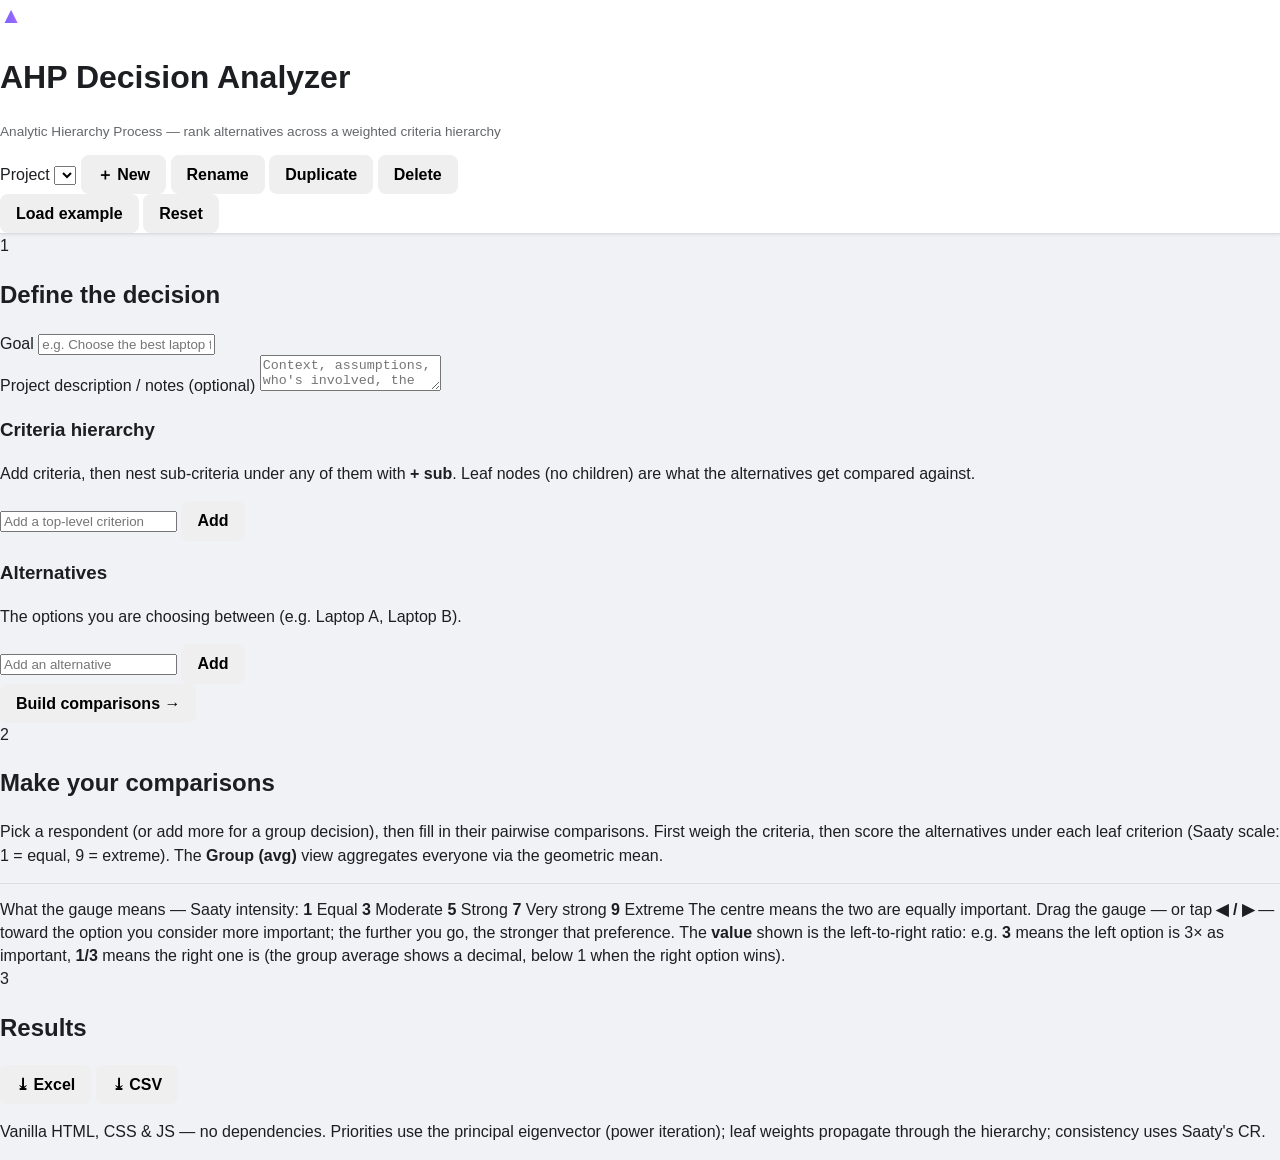
<file: index.html>
<!DOCTYPE html>
<html lang="en">
<head>
  <meta charset="UTF-8" />
  <meta name="viewport" content="width=device-width, initial-scale=1.0" />
  <title>AHP Decision Analyzer</title>
  <meta name="description" content="Analytic Hierarchy Process (AHP) multi-criteria decision analysis with nested sub-criteria." />
  <link rel="stylesheet" href="src/css/styles.css" />
</head>
<body>
  <header class="topbar">
    <div class="brand">
      <span class="logo">▲</span>
      <div>
        <h1>AHP Decision Analyzer</h1>
        <p class="tagline">Analytic Hierarchy Process &mdash; rank alternatives across a weighted criteria hierarchy</p>
      </div>
    </div>
    <div class="topbar-actions">
      <div class="project-bar">
        <label for="projectSelect" class="project-label">Project</label>
        <select id="projectSelect" title="Switch project"></select>
        <button id="newProject" class="btn ghost small" type="button" title="Create a new, empty project">＋ New</button>
        <button id="renameProject" class="btn ghost small" type="button" title="Rename this project">Rename</button>
        <button id="dupProject" class="btn ghost small" type="button" title="Duplicate this project">Duplicate</button>
        <button id="deleteProject" class="btn ghost small danger" type="button" title="Delete this project">Delete</button>
      </div>
      <span class="topbar-sep" aria-hidden="true"></span>
      <button id="loadSample" class="btn ghost" type="button">Load example</button>
      <button id="resetAll" class="btn ghost danger" type="button" title="Clear the current project">Reset</button>
    </div>
  </header>

  <main>
    <div class="content-col">
    <!-- Step 1: Goal + hierarchy -->
    <section class="card" id="setup">
      <div class="card-head">
        <span class="step-num">1</span>
        <h2>Define the decision</h2>
      </div>
      <div class="field">
        <label for="goalInput">Goal</label>
        <input id="goalInput" type="text" placeholder="e.g. Choose the best laptop for work" />
      </div>

      <div class="field">
        <label for="projectDesc">Project description / notes <span class="optional">(optional)</span></label>
        <textarea id="projectDesc" rows="2" placeholder="Context, assumptions, who's involved, the decision deadline…"></textarea>
      </div>

      <div class="two-col">
        <div class="list-editor">
          <h3>Criteria hierarchy</h3>
          <p class="hint">
            Add criteria, then nest sub-criteria under any of them with <b>+ sub</b>.
            Leaf nodes (no children) are what the alternatives get compared against.
          </p>
          <div id="criteriaTree" class="tree"></div>
          <div class="add-row">
            <input id="criteriaInput" type="text" placeholder="Add a top-level criterion" />
            <button id="addCriteria" class="btn small" type="button">Add</button>
          </div>
        </div>

        <div class="list-editor">
          <h3>Alternatives</h3>
          <p class="hint">The options you are choosing between (e.g. Laptop A, Laptop B).</p>
          <ul id="alternativesList" class="chip-list"></ul>
          <div class="add-row">
            <input id="alternativesInput" type="text" placeholder="Add an alternative" />
            <button id="addAlternative" class="btn small" type="button">Add</button>
          </div>
        </div>
      </div>

      <div class="card-foot">
        <button id="buildBtn" class="btn primary" type="button">Build comparisons &rarr;</button>
        <span class="validation" id="setupValidation"></span>
      </div>
    </section>

    <!-- Step 2: Comparisons (tabbed) -->
    <section class="card hidden" id="compare">
      <div class="card-head">
        <span class="step-num">2</span>
        <h2>Make your comparisons</h2>
      </div>
      <p class="hint">
        Pick a respondent (or add more for a group decision), then fill in their pairwise comparisons.
        First weigh the criteria, then score the alternatives under each leaf criterion (Saaty scale:
        1 = equal, 9 = extreme). The <b>Group (avg)</b> view aggregates everyone via the geometric mean.
      </p>
      <div id="respondentBar" class="respondent-bar"></div>
      <div id="compareTabs" class="tabs"></div>

      <div class="scale-legend">
        <span class="scale-legend-label">What the gauge means &mdash; Saaty intensity:</span>
        <span class="scale-anchor"><b>1</b> Equal</span>
        <span class="scale-anchor"><b>3</b> Moderate</span>
        <span class="scale-anchor"><b>5</b> Strong</span>
        <span class="scale-anchor"><b>7</b> Very strong</span>
        <span class="scale-anchor"><b>9</b> Extreme</span>
        <span class="scale-note">
          The centre means the two are equally important. Drag the gauge &mdash; or tap
          <b>◀ / ▶</b> &mdash; toward the option you consider more important; the further you go,
          the stronger that preference. The <b>value</b> shown is the left-to-right ratio:
          e.g. <b>3</b> means the left option is 3&times; as important, <b>1/3</b> means the right
          one is (the group average shows a decimal, below 1 when the right option wins).
        </span>
      </div>

      <div id="comparePanel"></div>
    </section>

    <!-- Step 3: Results -->
    <section class="card hidden" id="results">
      <div class="card-head">
        <span class="step-num">3</span>
        <h2>Results</h2>
        <div class="head-action download-group">
          <button id="downloadXlsx" class="btn small" type="button" title="Download these results as a multi-tab Excel workbook">⤓ Excel</button>
          <button id="downloadCsv" class="btn small" type="button" title="Download these results as a CSV spreadsheet">⤓ CSV</button>
        </div>
      </div>
      <div id="resultsBody"></div>
    </section>
    </div>

    <aside class="side-panel" id="examplesPanel" aria-label="Example decisions"></aside>
  </main>

  <footer class="footer">
    <p>Vanilla HTML, CSS &amp; JS &mdash; no dependencies. Priorities use the principal eigenvector (power iteration); leaf weights propagate through the hierarchy; consistency uses Saaty's CR.</p>
  </footer>

  <script src="src/js/ahp.js"></script>
  <script src="src/js/tree.js"></script>
  <script src="src/js/app.js"></script>
</body>
</html>
</file>
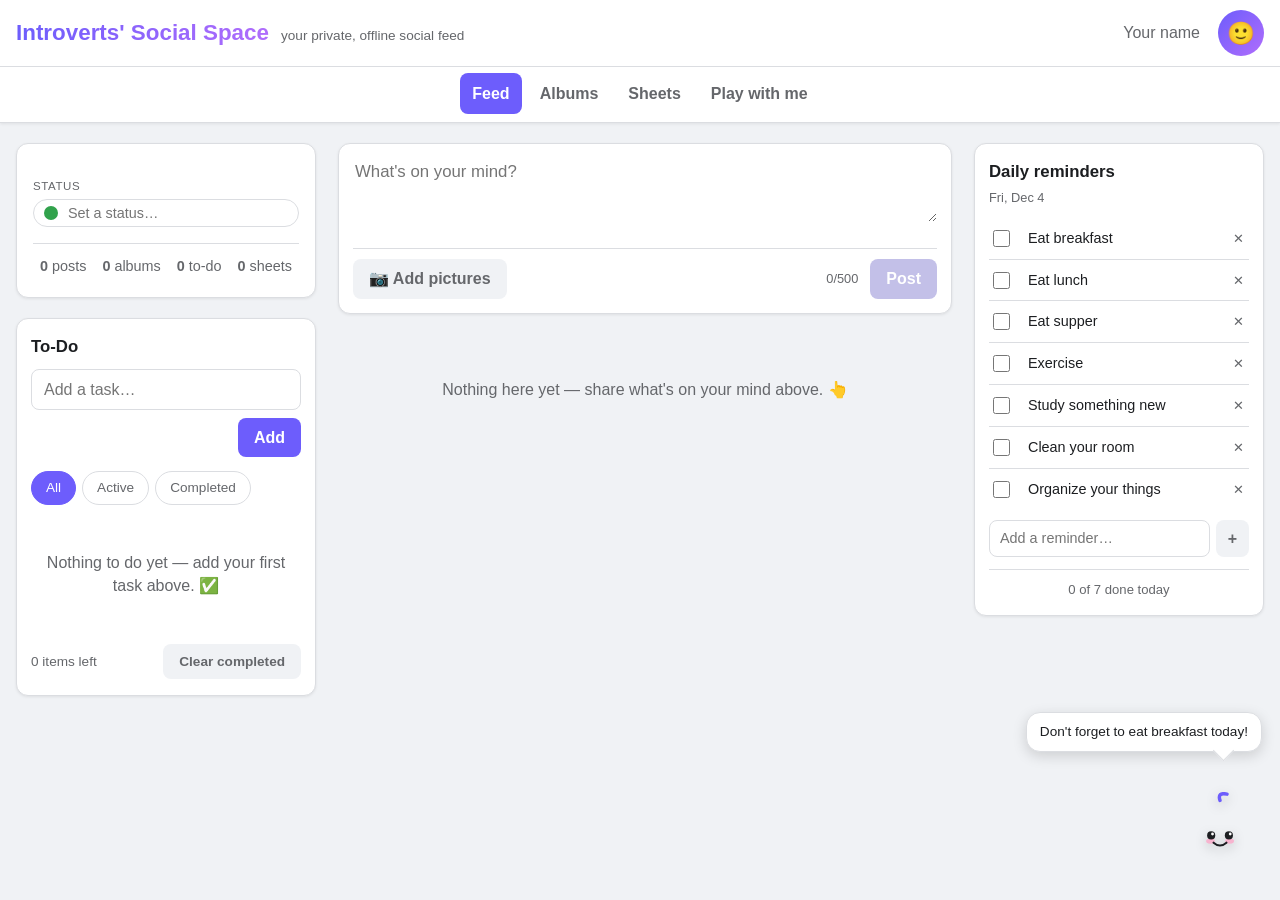
<file: src/index.html>
<!DOCTYPE html>
<html lang="en">
<head>
    <meta charset="UTF-8">
    <meta name="viewport" content="width=device-width, initial-scale=1.0">
    <title>Introverts' Social Space — your private social feed</title>
    <link rel="stylesheet" href="css/styles.css">
</head>
<body>
    <!-- Top bar -->
    <header class="topbar">
        <div class="topbar-inner">
            <div class="topbar-brand">
                <h1 class="logo">Introverts' Social Space</h1>
                <span class="tagline">your private, offline social feed</span>
            </div>

            <div class="topbar-profile">
                <input class="profile-name" id="profileName" type="text"
                       placeholder="Your name" maxlength="40" autocomplete="off">
                <div class="avatar-wrap">
                    <button class="avatar avatar-btn" id="avatar" type="button"
                            title="Change profile picture">🙂</button>
                    <button class="avatar-remove" id="avatarRemove" type="button"
                            title="Remove profile picture" hidden>✕</button>
                </div>
                <input id="avatarInput" type="file" accept="image/*" hidden>
            </div>
        </div>

        <!-- Tabs live on the top bar -->
        <nav class="tabs" role="tablist">
            <button class="tab is-active" id="tabFeed" role="tab" data-tab="feed">Feed</button>
            <button class="tab" id="tabAlbums" role="tab" data-tab="albums">Albums</button>
            <button class="tab" id="tabSheets" role="tab" data-tab="sheets">Sheets</button>
            <button class="tab" id="tabPlay" role="tab" data-tab="play">Play with me</button>
        </nav>
    </header>

    <main class="layout">
        <!-- Left column: profile + to-do -->
        <div class="side-left">
            <aside class="profile-card">
                <label class="status-label" for="statusInput">Status</label>
                <div class="status-row">
                    <button class="status-dot" id="statusDot" title="Click to cycle availability"></button>
                    <input class="status-input" id="statusInput" type="text"
                           placeholder="Set a status…" maxlength="80" autocomplete="off">
                </div>

                <div class="profile-stats">
                    <span><strong id="postCount">0</strong> posts</span>
                    <span><strong id="albumCount">0</strong> albums</span>
                    <span><strong id="todoCount">0</strong> to-do</span>
                    <span><strong id="sheetCount">0</strong> sheets</span>
                </div>
            </aside>

            <!-- To-Do (left panel) -->
            <aside class="todo-card" id="todosPanel">
                <h2 class="side-title">To-Do</h2>
                <form id="newTodoForm" class="new-todo">
                    <input id="newTodoText" class="new-todo-input" type="text"
                           placeholder="Add a task…" maxlength="200" autocomplete="off">
                    <button class="btn btn-primary" type="submit">Add</button>
                </form>

                <div class="todo-filters" role="tablist">
                    <button class="todo-filter is-active" data-filter="all" type="button">All</button>
                    <button class="todo-filter" data-filter="active" type="button">Active</button>
                    <button class="todo-filter" data-filter="done" type="button">Completed</button>
                </div>

                <ul id="todoList" class="todo-list"></ul>

                <p id="todosEmptyState" class="empty-state">
                    Nothing to do yet — add your first task above. ✅
                </p>

                <div id="todoFooter" class="todo-footer" hidden>
                    <span id="todoRemaining">0 left</span>
                    <button id="clearCompletedBtn" class="btn btn-ghost" type="button">Clear completed</button>
                </div>
            </aside>
        </div>

        <!-- Center: panels -->
        <section class="feed-column">
            <!-- Feed panel -->
            <div id="feedPanel" class="panel">
                <!-- Composer -->
                <div class="composer">
                    <textarea id="composerText" class="composer-text"
                              placeholder="What's on your mind?" maxlength="500"></textarea>

                    <div id="previewStrip" class="preview-strip" hidden></div>

                    <div class="composer-actions">
                        <label class="btn btn-ghost" for="imageInput">
                            📷 Add pictures
                        </label>
                        <input id="imageInput" type="file" accept="image/*" multiple hidden>

                        <span class="char-count"><span id="charCount">0</span>/500</span>
                        <button id="postBtn" class="btn btn-primary" type="button">Post</button>
                    </div>
                </div>

                <!-- Feed -->
                <div id="feed" class="feed"></div>

                <p id="emptyState" class="empty-state">
                    Nothing here yet — share what's on your mind above. 👆
                </p>
            </div>

            <!-- Albums panel -->
            <div id="albumsPanel" class="panel" hidden>
                <!-- Album list view -->
                <div id="albumListView">
                    <form id="newAlbumForm" class="new-album">
                        <input id="newAlbumName" class="new-album-input" type="text"
                               placeholder="New album name…" maxlength="60" autocomplete="off">
                        <button class="btn btn-primary" type="submit">Create album</button>
                    </form>

                    <div id="albumGrid" class="album-grid"></div>

                    <p id="albumsEmptyState" class="empty-state">
                        No albums yet — create one above to organize your pictures. 📁
                    </p>
                </div>

                <!-- Single album detail view -->
                <div id="albumDetailView" hidden>
                    <div class="album-detail-head">
                        <button id="albumBackBtn" class="btn btn-ghost" type="button">← Albums</button>
                        <input id="albumTitleInput" class="album-title" type="text"
                               maxlength="60" autocomplete="off" title="Rename album">
                        <label class="btn btn-ghost" for="albumImageInput">📷 Add pictures</label>
                        <input id="albumImageInput" type="file" accept="image/*" multiple hidden>
                        <button id="albumDeleteBtn" class="btn btn-ghost danger" type="button">🗑 Delete album</button>
                    </div>

                    <div id="albumImages" class="album-images"></div>

                    <p id="albumDetailEmptyState" class="empty-state">
                        This album is empty — add some pictures. 🖼
                    </p>
                </div>
            </div>

            <!-- Sheets panel -->
            <div id="sheetsPanel" class="panel" hidden>
                <!-- Sheet list view -->
                <div id="sheetListView">
                    <form id="newSheetForm" class="new-sheet">
                        <input id="newSheetName" class="new-sheet-input" type="text"
                               placeholder="New spreadsheet name… (e.g. Budget, Weight log)"
                               maxlength="60" autocomplete="off">
                        <button class="btn btn-primary" type="submit">Create spreadsheet</button>
                        <label class="btn btn-ghost" for="importNewCsvInput" title="Create a new sheet from a CSV file">⬆ Import CSV</label>
                        <input id="importNewCsvInput" type="file" accept=".csv,text/csv" hidden>
                    </form>

                    <div id="sheetGrid" class="sheet-grid"></div>

                    <p id="sheetsEmptyState" class="empty-state">
                        No spreadsheets yet — create one above to track money, weight, or anything. 📊
                    </p>
                </div>

                <!-- Single sheet detail view -->
                <div id="sheetDetailView" hidden>
                    <div class="sheet-detail-head">
                        <button id="sheetBackBtn" class="btn btn-ghost" type="button">← Sheets</button>
                        <input id="sheetTitleInput" class="sheet-title" type="text"
                               maxlength="60" autocomplete="off" title="Rename spreadsheet">
                        <button id="addColumnBtn" class="btn btn-ghost" type="button">+ Column</button>
                        <button id="addRowBtn" class="btn btn-ghost" type="button">+ Row</button>
                        <button id="exportCsvBtn" class="btn btn-ghost" type="button" title="Download this sheet as CSV">⬇ Export CSV</button>
                        <label class="btn btn-ghost" for="importCsvInput" title="Replace this sheet's contents from a CSV file">⬆ Import CSV</label>
                        <input id="importCsvInput" type="file" accept=".csv,text/csv" hidden>
                        <label class="btn btn-ghost" for="appendCsvInput" title="Add a CSV's rows to the end of this sheet (its header row is skipped)">➕ Append CSV</label>
                        <input id="appendCsvInput" type="file" accept=".csv,text/csv" hidden>
                        <button id="sheetDeleteBtn" class="btn btn-ghost danger" type="button">🗑 Delete</button>
                    </div>

                    <div id="sheetTableWrap" class="sheet-table-wrap"></div>

                    <p id="sheetEmptyState" class="empty-state">
                        No columns yet — click “+ Column” to start your spreadsheet. 🧮
                    </p>
                </div>
            </div>

            <!-- Play with me panel (card duel vs the mascot) -->
            <div id="playPanel" class="panel" hidden>
                <div class="game">
                    <div class="game-scorebar">
                        <div class="gsb-side">
                            <span class="gsb-name">You</span>
                            <span class="gsb-score" id="gameYouScore">0</span>
                        </div>
                        <div class="gsb-round" id="gameRound">Round 1 of 7</div>
                        <div class="gsb-side">
                            <span class="gsb-score" id="gameMascotScore">0</span>
                            <span class="gsb-name">Mascot</span>
                        </div>
                    </div>

                    <div class="game-mascot-area">
                        <div class="game-mascot">
                            <div class="game-mascot-face" id="gameMascotFace" aria-hidden="true"></div>
                            <div class="game-bubble" id="gameBubble">Let's play!</div>
                        </div>
                        <div class="game-mascot-hand" id="gameMascotHand" aria-hidden="true"></div>
                    </div>

                    <div class="game-reveal" id="gameReveal"></div>

                    <div class="game-hand" id="gameHand"></div>

                    <div class="game-foot">
                        <div class="game-foot-btns">
                            <button class="btn btn-primary" id="gameNewBtn" type="button">New game</button>
                            <button class="btn btn-ghost" id="gameResetBtn" type="button">Reset score</button>
                        </div>
                        <span class="game-stats" id="gameStats"></span>
                    </div>
                </div>
            </div>
        </section>

        <!-- Right: daily reminders -->
        <aside class="reminders-card">
            <div class="reminders-head">
                <h2 class="reminders-title">Daily reminders</h2>
                <span class="reminders-date" id="remindersDate"></span>
            </div>

            <ul id="reminderList" class="reminder-list"></ul>

            <p id="remindersEmptyState" class="empty-state" hidden>
                No reminders — add one below. 🔔
            </p>

            <form id="newReminderForm" class="new-reminder">
                <input id="newReminderText" class="new-reminder-input" type="text"
                       placeholder="Add a reminder…" maxlength="80" autocomplete="off">
                <button class="btn btn-ghost" type="submit" title="Add reminder">+</button>
            </form>

            <div class="reminders-foot">
                <span id="reminderProgress">0 of 0 done today</span>
            </div>
        </aside>
    </main>

    <!-- Chibi mascot: draggable, dismissable, with selectable designs -->
    <button class="mascot-summon" id="mascotSummon" type="button" title="Summon mascot" hidden>✨</button>
    <div class="mascot" id="mascot">
        <div class="mascot-bubble" id="mascotBubble" role="status" aria-live="polite">Hi there! 👋</div>
        <div class="mascot-controls">
            <button class="mascot-ctrl" id="mascotDesignBtn" type="button" title="Change design">🎨</button>
            <button class="mascot-ctrl" id="mascotDismissBtn" type="button" title="Hide mascot">✕</button>
        </div>
        <div class="mascot-picker" id="mascotPicker" hidden></div>
        <div class="mascot-body" id="mascotBody" title="Drag me, or click for a new thought!" aria-hidden="true"></div>
    </div>

    <!-- Post template -->
    <template id="postTemplate">
        <article class="post">
            <header class="post-head">
                <span class="post-avatar"></span>
                <div class="post-meta">
                    <span class="post-author"></span>
                    <time class="post-time"></time>
                </div>
                <button class="post-delete" title="Delete post">✕</button>
            </header>
            <p class="post-text"></p>
            <div class="post-images"></div>
            <footer class="post-foot">
                <button class="like-btn">🤍 <span class="like-count">0</span></button>
            </footer>
        </article>
    </template>

    <script src="js/storage.js"></script>
    <script src="js/app.js"></script>
</body>
</html>
</file>
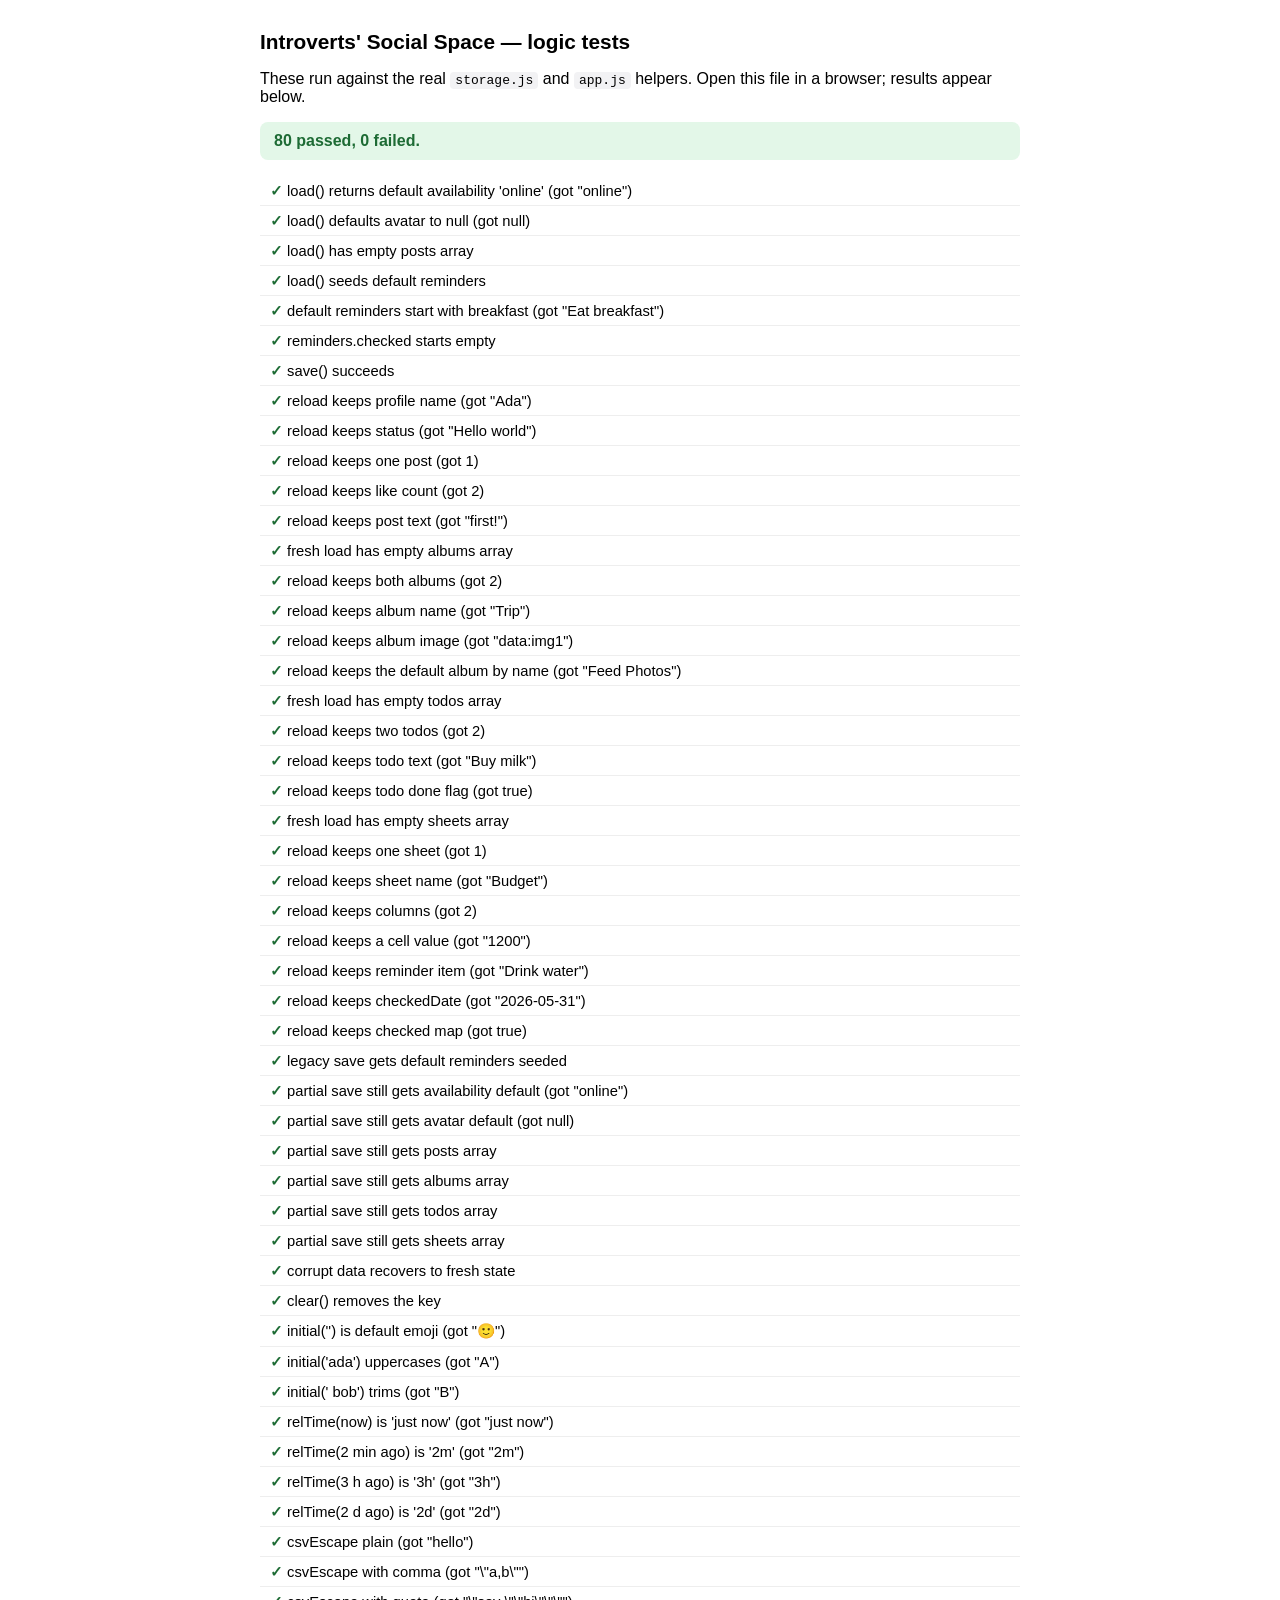
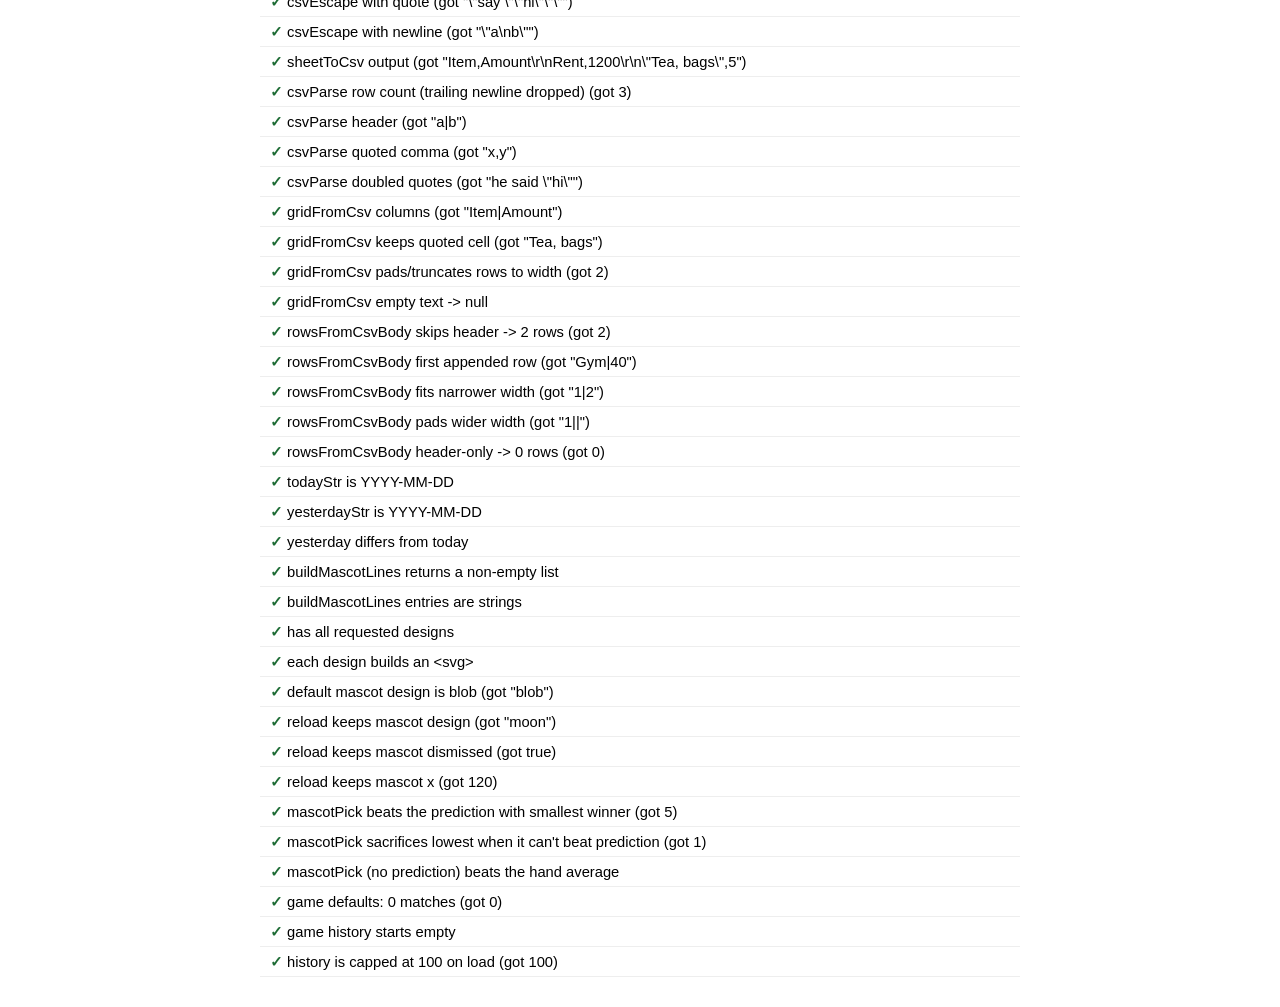
<file: tests/test.html>
<!DOCTYPE html>
<html lang="en">
<head>
    <meta charset="UTF-8">
    <title>Introverts' Social Space — tests</title>
    <style>
        body { font-family: -apple-system, "Segoe UI", Roboto, sans-serif; max-width: 760px; margin: 30px auto; padding: 0 16px; }
        h1 { font-size: 1.3rem; }
        #summary { font-weight: 600; padding: 10px 14px; border-radius: 8px; margin: 14px 0; }
        #summary.pass { background: #e3f7e8; color: #1d6b34; }
        #summary.fail { background: #fde3e7; color: #a31430; }
        ul { list-style: none; padding: 0; }
        li { padding: 6px 10px; border-bottom: 1px solid #eee; font-size: 0.92rem; }
        li.ok::before  { content: "✓ "; color: #1d6b34; font-weight: 700; }
        li.bad::before { content: "✗ "; color: #a31430; font-weight: 700; }
        code { background: #f2f2f4; padding: 1px 5px; border-radius: 4px; }
    </style>
</head>
<body>
    <h1>Introverts' Social Space — logic tests</h1>
    <p>These run against the real <code>storage.js</code> and <code>app.js</code> helpers.
       Open this file in a browser; results appear below.</p>
    <div id="summary">Running…</div>
    <ul id="results"></ul>

    <!-- Use a separate storage key so tests never clobber real app data. -->
    <script>
        // Sandbox localStorage namespace for the Store module by shadowing the key
        // after load. We restore any real data at the end.
        window.__realKey = "offlinegram.v1";
    </script>
    <script src="../src/js/storage.js"></script>
    <script src="../src/js/app.js"></script>
    <script>
    (function () {
        var results = document.getElementById("results");
        var passed = 0, failed = 0;

        function check(name, cond) {
            var li = document.createElement("li");
            li.className = cond ? "ok" : "bad";
            li.textContent = name;
            results.appendChild(li);
            if (cond) passed++; else failed++;
        }
        function eq(name, a, b) { check(name + " (got " + JSON.stringify(a) + ")", a === b); }

        // Preserve real data, then work in a clean slate.
        var backup = localStorage.getItem(Store.KEY);
        localStorage.removeItem(Store.KEY);

        // --- Store: defaults ---
        var fresh = Store.load();
        eq("load() returns default availability 'online'", fresh.profile.availability, "online");
        eq("load() defaults avatar to null", fresh.profile.avatar, null);
        check("load() has empty posts array", Array.isArray(fresh.posts) && fresh.posts.length === 0);
        check("load() seeds default reminders", fresh.reminders.items.length >= 5);
        eq("default reminders start with breakfast", fresh.reminders.items[0].text, "Eat breakfast");
        check("reminders.checked starts empty", Object.keys(fresh.reminders.checked).length === 0);

        // --- Store: save + reload round-trip ---
        fresh.profile.name = "Ada";
        fresh.profile.status = "Hello world";
        fresh.posts.unshift({ id: "p1", text: "first!", images: [], likes: 2, liked: true, createdAt: 1700000000000 });
        check("save() succeeds", Store.save(fresh) === true);

        var reloaded = Store.load();
        eq("reload keeps profile name", reloaded.profile.name, "Ada");
        eq("reload keeps status", reloaded.profile.status, "Hello world");
        eq("reload keeps one post", reloaded.posts.length, 1);
        eq("reload keeps like count", reloaded.posts[0].likes, 2);
        eq("reload keeps post text", reloaded.posts[0].text, "first!");

        // --- Store: albums round-trip ---
        var withAlbums = Store.load();
        check("fresh load has empty albums array", Array.isArray(withAlbums.albums) && withAlbums.albums.length === 0);
        withAlbums.albums.unshift({ id: "a1", name: "Trip", images: ["data:img1"], createdAt: 1700000000000 });
        withAlbums.albums.unshift({ id: "a0", name: "Feed Photos", images: ["data:feed1"], createdAt: 1700000000001 });
        Store.save(withAlbums);
        var albReload = Store.load();
        eq("reload keeps both albums", albReload.albums.length, 2);
        eq("reload keeps album name", albReload.albums[1].name, "Trip");
        eq("reload keeps album image", albReload.albums[1].images[0], "data:img1");
        eq("reload keeps the default album by name", albReload.albums[0].name, "Feed Photos");

        // --- Store: todos round-trip ---
        var withTodos = Store.load();
        check("fresh load has empty todos array", Array.isArray(withTodos.todos) && withTodos.todos.length === 0);
        withTodos.todos.push({ id: "t1", text: "Buy milk", done: false, createdAt: 1700000000000 });
        withTodos.todos.push({ id: "t2", text: "Walk dog", done: true, createdAt: 1700000000001 });
        Store.save(withTodos);
        var todoReload = Store.load();
        eq("reload keeps two todos", todoReload.todos.length, 2);
        eq("reload keeps todo text", todoReload.todos[0].text, "Buy milk");
        eq("reload keeps todo done flag", todoReload.todos[1].done, true);

        // --- Store: sheets round-trip ---
        var withSheets = Store.load();
        check("fresh load has empty sheets array", Array.isArray(withSheets.sheets) && withSheets.sheets.length === 0);
        withSheets.sheets.unshift({
            id: "s1", name: "Budget",
            columns: ["Item", "Amount"],
            rows: [["Rent", "1200"], ["Food", "300"]],
            createdAt: 1700000000000
        });
        Store.save(withSheets);
        var sheetReload = Store.load();
        eq("reload keeps one sheet", sheetReload.sheets.length, 1);
        eq("reload keeps sheet name", sheetReload.sheets[0].name, "Budget");
        eq("reload keeps columns", sheetReload.sheets[0].columns.length, 2);
        eq("reload keeps a cell value", sheetReload.sheets[0].rows[0][1], "1200");

        // --- Store: reminders round-trip (item list + checked map) ---
        var withRem = Store.load();
        withRem.reminders.items = [{ id: "x1", text: "Drink water" }];
        withRem.reminders.checkedDate = "2026-05-31";
        withRem.reminders.checked = { x1: true };
        Store.save(withRem);
        var remReload = Store.load();
        eq("reload keeps reminder item", remReload.reminders.items[0].text, "Drink water");
        eq("reload keeps checkedDate", remReload.reminders.checkedDate, "2026-05-31");
        eq("reload keeps checked map", remReload.reminders.checked.x1, true);

        // --- Store: a save with no reminders block gets seeded ---
        localStorage.setItem(Store.KEY, JSON.stringify({ profile: { name: "Old" }, posts: [] }));
        var seeded = Store.load();
        check("legacy save gets default reminders seeded", seeded.reminders.items.length >= 5);

        // --- partial blob is merged with defaults ---
        localStorage.setItem(Store.KEY, JSON.stringify({ profile: { name: "Partial" } }));
        var merged = Store.load();
        eq("partial save still gets availability default", merged.profile.availability, "online");
        eq("partial save still gets avatar default", merged.profile.avatar, null);
        check("partial save still gets posts array", Array.isArray(merged.posts));
        check("partial save still gets albums array", Array.isArray(merged.albums));
        check("partial save still gets todos array", Array.isArray(merged.todos));
        check("partial save still gets sheets array", Array.isArray(merged.sheets));

        // --- Store: corrupt blob falls back to defaults ---
        localStorage.setItem(Store.KEY, "{not valid json");
        var recovered = Store.load();
        check("corrupt data recovers to fresh state", recovered.profile.name === "" && recovered.posts.length === 0);

        // --- Store: clear ---
        Store.save(Store.freshState());
        Store.clear();
        check("clear() removes the key", localStorage.getItem(Store.KEY) === null);

        // --- app.js helpers ---
        var H = window.IntrovertsSocialSpace._internals;
        eq("initial('') is default emoji", H.initial(""), "🙂");
        eq("initial('ada') uppercases", H.initial("ada"), "A");
        eq("initial('  bob') trims", H.initial("  bob"), "B");

        eq("relTime(now) is 'just now'", H.relTime(Date.now()), "just now");
        eq("relTime(2 min ago) is '2m'", H.relTime(Date.now() - 2 * 60 * 1000), "2m");
        eq("relTime(3 h ago) is '3h'", H.relTime(Date.now() - 3 * 60 * 60 * 1000), "3h");
        eq("relTime(2 d ago) is '2d'", H.relTime(Date.now() - 2 * 24 * 60 * 60 * 1000), "2d");

        // --- CSV: escaping ---
        eq("csvEscape plain", H.csvEscape("hello"), "hello");
        eq("csvEscape with comma", H.csvEscape("a,b"), '"a,b"');
        eq("csvEscape with quote", H.csvEscape('say "hi"'), '"say ""hi"""');
        eq("csvEscape with newline", H.csvEscape("a\nb"), '"a\nb"');

        // --- CSV: sheet -> csv ---
        var sheetForCsv = { columns: ["Item", "Amount"], rows: [["Rent", "1200"], ["Tea, bags", "5"]] };
        eq("sheetToCsv output",
           H.sheetToCsv(sheetForCsv),
           'Item,Amount\r\nRent,1200\r\n"Tea, bags",5');

        // --- CSV: parse (quotes, commas, doubled quotes, CRLF) ---
        var parsed = H.csvParse('a,b\r\n"x,y","he said ""hi"""\n1,2\n');
        eq("csvParse row count (trailing newline dropped)", parsed.length, 3);
        eq("csvParse header", parsed[0].join("|"), "a|b");
        eq("csvParse quoted comma", parsed[1][0], "x,y");
        eq("csvParse doubled quotes", parsed[1][1], 'he said "hi"');

        // --- CSV: round-trip through gridFromCsv ---
        var grid = H.gridFromCsv(H.sheetToCsv(sheetForCsv));
        eq("gridFromCsv columns", grid.columns.join("|"), "Item|Amount");
        eq("gridFromCsv keeps quoted cell", grid.rows[1][0], "Tea, bags");
        eq("gridFromCsv pads/truncates rows to width", grid.rows[0].length, 2);
        check("gridFromCsv empty text -> null", H.gridFromCsv("") === null);

        // --- CSV: append body (header skipped, fitted to width) ---
        var body = H.rowsFromCsvBody("Item,Amount\r\nGym,40\r\nBus,2", 2);
        eq("rowsFromCsvBody skips header -> 2 rows", body.length, 2);
        eq("rowsFromCsvBody first appended row", body[0].join("|"), "Gym|40");
        eq("rowsFromCsvBody fits narrower width", H.rowsFromCsvBody("a,b,c\n1,2,3", 2)[0].join("|"), "1|2");
        eq("rowsFromCsvBody pads wider width", H.rowsFromCsvBody("a\n1", 3)[0].join("|"), "1||");
        eq("rowsFromCsvBody header-only -> 0 rows", H.rowsFromCsvBody("a,b", 2).length, 0);

        // --- date helpers ---
        check("todayStr is YYYY-MM-DD", /^\d{4}-\d{2}-\d{2}$/.test(H.todayStr()));
        check("yesterdayStr is YYYY-MM-DD", /^\d{4}-\d{2}-\d{2}$/.test(H.yesterdayStr()));
        check("yesterday differs from today", H.yesterdayStr() !== H.todayStr());

        // --- mascot line builder ---
        var ml = H.buildMascotLines();
        check("buildMascotLines returns a non-empty list", Array.isArray(ml) && ml.length > 0);
        check("buildMascotLines entries are strings", ml.every(function (l) { return typeof l === "string" && l.length; }));

        // --- mascot designs ---
        var designs = H.mascotDesigns();
        var keys = designs.map(function (d) { return d.key; });
        check("has all requested designs", ["tsquare", "ruler", "floppy", "card", "sun", "moon"].every(function (k) { return keys.indexOf(k) >= 0; }));
        check("each design builds an <svg>", designs.every(function (d) { return d.build().indexOf("<svg") === 0; }));
        eq("default mascot design is blob", Store.load().mascot.design, "blob");

        // --- Store: mascot round-trip ---
        var withMascot = Store.load();
        withMascot.mascot = { design: "moon", dismissed: true, x: 120, y: 80 };
        Store.save(withMascot);
        var mReload = Store.load();
        eq("reload keeps mascot design", mReload.mascot.design, "moon");
        eq("reload keeps mascot dismissed", mReload.mascot.dismissed, true);
        eq("reload keeps mascot x", mReload.mascot.x, 120);

        // --- game: mascot card AI ---
        eq("mascotPick beats the prediction with smallest winner",
           H.mascotPick([2, 5, 7], [3, 4, 6], 4), 5);
        eq("mascotPick sacrifices lowest when it can't beat prediction",
           H.mascotPick([1, 2, 3], [3, 4, 7], 7), 1);
        check("mascotPick (no prediction) beats the hand average",
           H.mascotPick([1, 6, 7], [2, 3, 4], null) === 6);

        // --- game: stats + history seed/round-trip ---
        var freshGame = Store.load();
        eq("game defaults: 0 matches", freshGame.game.stats.matches, 0);
        check("game history starts empty", Array.isArray(freshGame.game.history) && freshGame.game.history.length === 0);
        var bigHist = []; for (var i = 0; i < 130; i++) bigHist.push([1, 2, 3, 4, 5, 6, 7]);
        freshGame.game.history = bigHist;
        Store.save(freshGame);
        eq("history is capped at 100 on load", Store.load().game.history.length, 100);

        // Restore real data.
        if (backup !== null) localStorage.setItem(Store.KEY, backup);
        else localStorage.removeItem(Store.KEY);

        // Summary
        var summary = document.getElementById("summary");
        summary.textContent = passed + " passed, " + failed + " failed.";
        summary.className = failed === 0 ? "pass" : "fail";
    })();
    </script>
</body>
</html>
</file>
<file: src/css/styles.css>
/* Introverts' Social Space — a private, offline social feed.
   Pure CSS, no frameworks. Variables up top so the look is easy to tweak. */

:root {
    --bg: #f0f2f5;
    --surface: #ffffff;
    --border: #dbdde1;
    --text: #1c1e21;
    --text-soft: #65676b;
    --brand: #6d5dfc;
    --brand-dark: #5a4be0;
    --danger: #e0405a;
    --radius: 12px;
    --shadow: 0 1px 3px rgba(0, 0, 0, 0.08);
}

* { box-sizing: border-box; }

body {
    margin: 0;
    font-family: -apple-system, "Segoe UI", Roboto, Helvetica, Arial, sans-serif;
    background: var(--bg);
    color: var(--text);
    line-height: 1.45;
}

/* ---------- Top bar ---------- */
.topbar {
    background: var(--surface);
    border-bottom: 1px solid var(--border);
    box-shadow: var(--shadow);
    position: sticky;
    top: 0;
    z-index: 10;
}
.topbar-inner {
    max-width: 1360px;
    margin: 0 auto;
    padding: 10px 16px;
    display: flex;
    align-items: center;
    justify-content: space-between;
    flex-wrap: wrap;
    gap: 8px 16px;
}
.topbar-brand {
    display: flex;
    align-items: baseline;
    gap: 12px;
}
.topbar-profile {
    display: flex;
    align-items: center;
    gap: 10px;
}
.avatar-wrap { position: relative; line-height: 0; }
.avatar-remove {
    position: absolute;
    top: -4px;
    right: -4px;
    width: 18px;
    height: 18px;
    border: 2px solid var(--surface);
    border-radius: 50%;
    background: var(--danger);
    color: #fff;
    font-size: 0.6rem;
    line-height: 1;
    padding: 0;
    cursor: pointer;
    box-shadow: 0 1px 2px rgba(0, 0, 0, 0.3);
}
.logo {
    margin: 0;
    font-size: 1.4rem;
    background: linear-gradient(90deg, var(--brand), #b06dfc);
    -webkit-background-clip: text;
    background-clip: text;
    -webkit-text-fill-color: transparent;
}
.tagline { color: var(--text-soft); font-size: 0.85rem; }
@media (max-width: 560px) {
    .tagline { display: none; }
    .profile-name { max-width: 120px; }
}

/* ---------- Layout ---------- */
.layout {
    max-width: 1360px;
    margin: 20px auto;
    padding: 0 16px;
    display: grid;
    grid-template-columns: 300px minmax(0, 1fr) 290px;
    gap: 22px;
    align-items: start;
}
/* Medium: drop the reminders panel to a full-width row under the feed. */
@media (max-width: 980px) {
    .layout { grid-template-columns: 260px minmax(0, 1fr); }
    .reminders-card { grid-column: 1 / -1; position: static; }
}
/* Narrow: single column, everything stacks. */
@media (max-width: 640px) {
    .layout { grid-template-columns: 1fr; }
    .profile-card, .reminders-card { position: static; grid-column: auto; }
}

/* ---------- Left column (profile + to-do) ---------- */
.side-left { display: flex; flex-direction: column; gap: 20px; }
.side-title { margin: 0 0 10px; font-size: 1.05rem; }

.profile-card {
    background: var(--surface);
    border: 1px solid var(--border);
    border-radius: var(--radius);
    box-shadow: var(--shadow);
    padding: 20px 16px;
    text-align: center;
}
.todo-card {
    background: var(--surface);
    border: 1px solid var(--border);
    border-radius: var(--radius);
    box-shadow: var(--shadow);
    padding: 16px 14px;
}
.avatar {
    width: 46px;
    height: 46px;
    border-radius: 50%;
    background: linear-gradient(135deg, var(--brand), #b06dfc);
    display: flex;
    align-items: center;
    justify-content: center;
    font-size: 1.4rem;
    border: none;
    padding: 0;
    cursor: pointer;
    overflow: hidden;
    color: #fff;
    transition: filter 0.15s;
}
.avatar:hover { filter: brightness(0.92); }
.avatar-img { width: 100%; height: 100%; object-fit: cover; display: block; }
.profile-name {
    width: auto;
    max-width: 200px;
    border: none;
    text-align: right;
    font-size: 1rem;
    font-weight: 600;
    color: var(--text);
    background: transparent;
    padding: 6px 8px;
    border-radius: 6px;
}
.profile-name::placeholder { color: var(--text-soft); font-weight: 400; }
.profile-name:hover { background: var(--bg); }
.profile-name:focus { outline: none; background: var(--bg); }

.status-label {
    display: block;
    margin-top: 14px;
    font-size: 0.72rem;
    text-transform: uppercase;
    letter-spacing: 0.05em;
    color: var(--text-soft);
    text-align: left;
}
.status-row {
    display: flex;
    align-items: center;
    gap: 8px;
    margin-top: 4px;
    border: 1px solid var(--border);
    border-radius: 999px;
    padding: 4px 10px;
}
.status-dot {
    width: 14px;
    height: 14px;
    flex: 0 0 auto;
    border-radius: 50%;
    border: none;
    cursor: pointer;
    padding: 0;
    background: #31a24c; /* online by default */
}
.status-dot.away   { background: #f5a623; }
.status-dot.busy   { background: var(--danger); }
.status-dot.invis  { background: #b0b3b8; }
.status-input {
    border: none;
    background: transparent;
    width: 100%;
    font-size: 0.9rem;
    color: var(--text);
}
.status-input:focus { outline: none; }

.profile-stats {
    margin-top: 16px;
    padding-top: 12px;
    border-top: 1px solid var(--border);
    color: var(--text-soft);
    font-size: 0.9rem;
    display: flex;
    flex-wrap: wrap;
    justify-content: center;
    gap: 10px 16px;
}

/* ---------- Composer ---------- */
.composer {
    background: var(--surface);
    border: 1px solid var(--border);
    border-radius: var(--radius);
    box-shadow: var(--shadow);
    padding: 14px;
    margin-bottom: 18px;
}
.composer-text {
    width: 100%;
    border: none;
    resize: vertical;
    min-height: 64px;
    font: inherit;
    font-size: 1.05rem;
    color: var(--text);
}
.composer-text:focus { outline: none; }

.preview-strip {
    display: flex;
    flex-wrap: wrap;
    gap: 8px;
    margin: 10px 0;
}
.preview-thumb {
    position: relative;
    width: 84px;
    height: 84px;
    border-radius: 8px;
    overflow: hidden;
    border: 1px solid var(--border);
}
.preview-thumb img { width: 100%; height: 100%; object-fit: cover; display: block; }
.preview-thumb button {
    position: absolute;
    top: 2px;
    right: 2px;
    width: 20px;
    height: 20px;
    border: none;
    border-radius: 50%;
    background: rgba(0, 0, 0, 0.6);
    color: #fff;
    cursor: pointer;
    font-size: 0.75rem;
    line-height: 1;
}

.composer-actions {
    display: flex;
    align-items: center;
    gap: 12px;
    margin-top: 10px;
    border-top: 1px solid var(--border);
    padding-top: 10px;
}
.char-count { margin-left: auto; color: var(--text-soft); font-size: 0.8rem; }

/* ---------- Buttons ---------- */
.btn {
    border: none;
    border-radius: 8px;
    padding: 8px 16px;
    font: inherit;
    font-weight: 600;
    cursor: pointer;
    transition: background 0.15s, transform 0.05s;
}
.btn:active { transform: scale(0.97); }
.btn-primary { background: var(--brand); color: #fff; }
.btn-primary:hover { background: var(--brand-dark); }
.btn-primary:disabled { background: #c3c0e8; cursor: not-allowed; }
.btn-ghost {
    background: var(--bg);
    color: var(--text-soft);
}
.btn-ghost:hover { background: #e4e6eb; }

/* ---------- Feed ---------- */
.feed { display: flex; flex-direction: column; gap: 18px; }

.post {
    background: var(--surface);
    border: 1px solid var(--border);
    border-radius: var(--radius);
    box-shadow: var(--shadow);
    padding: 14px;
    animation: rise 0.2s ease;
}
@keyframes rise {
    from { opacity: 0; transform: translateY(8px); }
    to   { opacity: 1; transform: translateY(0); }
}
.post-head { display: flex; align-items: center; gap: 10px; }
.post-avatar {
    width: 40px;
    height: 40px;
    border-radius: 50%;
    background: linear-gradient(135deg, var(--brand), #b06dfc);
    display: flex;
    align-items: center;
    justify-content: center;
    font-size: 1.2rem;
    flex: 0 0 auto;
    overflow: hidden;
    color: #fff;
}
.post-meta { display: flex; flex-direction: column; }
.post-author { font-weight: 600; }
.post-time { color: var(--text-soft); font-size: 0.78rem; }
.post-delete {
    margin-left: auto;
    border: none;
    background: transparent;
    color: var(--text-soft);
    cursor: pointer;
    font-size: 1rem;
    border-radius: 6px;
    padding: 4px 8px;
}
.post-delete:hover { background: var(--bg); color: var(--danger); }

.post-text { margin: 10px 2px; white-space: pre-wrap; word-break: break-word; }

.post-images {
    display: grid;
    gap: 4px;
    border-radius: 8px;
    overflow: hidden;
}
.post-images:not(:empty) { margin-top: 8px; }
.post-images.count-1 { grid-template-columns: 1fr; }
.post-images.count-2 { grid-template-columns: 1fr 1fr; }
.post-images.count-3plus { grid-template-columns: 1fr 1fr 1fr; }
.post-images img {
    width: 100%;
    max-height: 420px;
    object-fit: cover;
    display: block;
    cursor: zoom-in;
}

.post-foot {
    margin-top: 10px;
    padding-top: 8px;
    border-top: 1px solid var(--border);
}
.like-btn {
    border: none;
    background: transparent;
    cursor: pointer;
    font: inherit;
    color: var(--text-soft);
    padding: 4px 8px;
    border-radius: 6px;
}
.like-btn:hover { background: var(--bg); }
.like-btn.liked { color: var(--danger); font-weight: 600; }

.empty-state {
    text-align: center;
    color: var(--text-soft);
    padding: 30px 10px;
}

/* ---------- Tabs ---------- */
.tabs {
    display: flex;
    flex-wrap: wrap;
    justify-content: center;
    gap: 6px;
    max-width: 1360px;
    margin: 0 auto;
    padding: 6px 16px 8px;
    border-top: 1px solid var(--border);
}
.tab {
    flex: 0 0 auto;
    white-space: nowrap;
    border: none;
    background: transparent;
    font: inherit;
    font-weight: 600;
    color: var(--text-soft);
    padding: 9px 12px;
    border-radius: 8px;
    cursor: pointer;
    transition: background 0.15s, color 0.15s;
}
.tab:hover { background: var(--bg); }
.tab.is-active { background: var(--brand); color: #fff; }

/* ---------- Albums: list view ---------- */
.new-album {
    display: flex;
    gap: 10px;
    background: var(--surface);
    border: 1px solid var(--border);
    border-radius: var(--radius);
    box-shadow: var(--shadow);
    padding: 14px;
    margin-bottom: 18px;
}
.new-album-input {
    flex: 1;
    border: 1px solid var(--border);
    border-radius: 8px;
    padding: 8px 12px;
    font: inherit;
}
.new-album-input:focus { outline: none; border-color: var(--brand); }

.album-grid {
    display: grid;
    grid-template-columns: repeat(auto-fill, minmax(150px, 1fr));
    gap: 14px;
}
.album-card {
    border: 1px solid var(--border);
    background: var(--surface);
    border-radius: var(--radius);
    box-shadow: var(--shadow);
    padding: 0;
    overflow: hidden;
    cursor: pointer;
    text-align: left;
    font: inherit;
    transition: transform 0.08s, box-shadow 0.15s;
}
.album-card:hover { transform: translateY(-2px); box-shadow: 0 4px 12px rgba(0,0,0,0.12); }
.album-cover {
    width: 100%;
    aspect-ratio: 1 / 1;
    background: var(--bg);
    display: flex;
    align-items: center;
    justify-content: center;
    font-size: 2.6rem;
}
.album-cover img { width: 100%; height: 100%; object-fit: cover; display: block; }
.album-card-name {
    font-weight: 600;
    padding: 8px 10px 2px;
    white-space: nowrap;
    overflow: hidden;
    text-overflow: ellipsis;
}
.album-card-count { color: var(--text-soft); font-size: 0.8rem; padding: 0 10px 10px; }

/* ---------- Albums: detail view ---------- */
.album-detail-head {
    display: flex;
    flex-wrap: wrap;
    align-items: center;
    gap: 8px;
    margin-bottom: 16px;
}
.album-title {
    flex: 1;
    min-width: 140px;
    border: 1px solid transparent;
    border-radius: 8px;
    font: inherit;
    font-size: 1.25rem;
    font-weight: 700;
    padding: 6px 10px;
    background: transparent;
    color: var(--text);
}
.album-title:hover { background: var(--surface); }
.album-title:focus { outline: none; border-color: var(--brand); background: var(--surface); }
.btn-ghost.danger { color: var(--danger); }
.btn-ghost.danger:hover { background: #fde3e7; }

.album-images {
    display: grid;
    grid-template-columns: repeat(auto-fill, minmax(120px, 1fr));
    gap: 8px;
}
.album-thumb {
    position: relative;
    aspect-ratio: 1 / 1;
    border-radius: 8px;
    overflow: visible; /* allow the move-to popover to escape the thumb */
    border: 1px solid var(--border);
}
.album-thumb img { width: 100%; height: 100%; object-fit: cover; display: block; cursor: zoom-in; border-radius: 7px; }
.album-thumb-del,
.album-thumb-move,
.album-thumb-avatar {
    position: absolute;
    width: 24px;
    height: 24px;
    border: none;
    border-radius: 50%;
    background: rgba(0, 0, 0, 0.6);
    color: #fff;
    cursor: pointer;
    font-size: 0.8rem;
    line-height: 1;
}
.album-thumb-move { top: 4px; left: 4px; font-size: 0.9rem; }
.album-thumb-del { top: 4px; right: 4px; }
.album-thumb-avatar { bottom: 4px; left: 4px; }
.album-thumb-del:hover { background: var(--danger); }
.album-thumb-move:hover,
.album-thumb-avatar:hover { background: var(--brand); }

/* "Move picture to album" popover. */
.album-move-menu {
    position: absolute;
    top: 32px;
    left: 4px;
    z-index: 50;
    min-width: 150px;
    max-width: 210px;
    max-height: 220px;
    overflow: auto;
    display: flex;
    flex-direction: column;
    gap: 2px;
    padding: 6px;
    background: var(--surface);
    border: 1px solid var(--border);
    border-radius: 10px;
    box-shadow: 0 6px 18px rgba(0, 0, 0, 0.18);
}
.album-move-opt {
    text-align: left;
    border: none;
    background: transparent;
    cursor: pointer;
    font: inherit;
    font-size: 0.82rem;
    color: var(--text);
    padding: 6px 8px;
    border-radius: 6px;
    white-space: nowrap;
    overflow: hidden;
    text-overflow: ellipsis;
}
.album-move-opt:hover { background: var(--bg); }
.album-move-new { color: var(--brand); font-weight: 600; border-top: 1px solid var(--border); margin-top: 2px; }
.album-move-empty { font-size: 0.8rem; color: var(--text-soft); padding: 6px 8px; }

/* ---------- To-Do ---------- */
.new-todo {
    display: flex;
    flex-direction: column; /* Add button drops to its own line */
    gap: 8px;
    margin-bottom: 14px;
}
.new-todo-input {
    width: 100%;
    min-width: 0;
    border: 1px solid var(--border);
    border-radius: 8px;
    padding: 8px 12px;
    font: inherit;
}
.new-todo-input:focus { outline: none; border-color: var(--brand); }
.new-todo .btn { align-self: flex-end; }

.todo-filters {
    display: flex;
    gap: 6px;
    margin-bottom: 14px;
}
.todo-filter {
    border: 1px solid var(--border);
    background: var(--surface);
    font: inherit;
    font-size: 0.85rem;
    color: var(--text-soft);
    padding: 6px 14px;
    border-radius: 999px;
    cursor: pointer;
}
.todo-filter:hover { background: var(--bg); }
.todo-filter.is-active { background: var(--brand); color: #fff; border-color: var(--brand); }

.todo-list {
    list-style: none;
    margin: 0;
    padding: 0;
    background: var(--surface);
    border: 1px solid var(--border);
    border-radius: var(--radius);
    overflow: hidden;
}
.todo-list:empty { display: none; }
.todo-item {
    display: flex;
    align-items: flex-start; /* keep checkbox at the top of wrapped text */
    gap: 10px;
    padding: 10px 12px;
    border-bottom: 1px solid var(--border);
}
.todo-item:last-child { border-bottom: none; }
.todo-check {
    width: 18px;
    height: 18px;
    margin-top: 3px;
    flex: 0 0 auto;
    cursor: pointer;
    accent-color: var(--brand);
}
.todo-text {
    flex: 1;
    min-width: 0;
    border: 1px solid transparent;
    border-radius: 6px;
    font: inherit;
    line-height: 1.35;
    color: var(--text);
    background: transparent;
    padding: 4px 6px;
    white-space: pre-wrap;       /* wrap long tasks to multiple lines */
    overflow-wrap: anywhere;
    word-break: break-word;
}
.todo-text:empty::before { content: "Task"; color: var(--text-soft); }
.todo-text:hover { background: var(--bg); }
.todo-text:focus { outline: none; border-color: var(--brand); background: var(--surface); }
.todo-item.done .todo-text { color: var(--text-soft); text-decoration: line-through; }
.todo-del {
    border: none;
    background: transparent;
    color: var(--text-soft);
    cursor: pointer;
    font-size: 0.95rem;
    border-radius: 6px;
    padding: 4px 8px;
    flex: 0 0 auto;
}
.todo-del:hover { background: var(--bg); color: var(--danger); }

.todo-footer {
    display: flex;
    align-items: center;
    justify-content: space-between;
    margin-top: 12px;
    color: var(--text-soft);
    font-size: 0.85rem;
}

/* ---------- Sheets: list view ---------- */
.new-sheet {
    display: flex;
    gap: 10px;
    background: var(--surface);
    border: 1px solid var(--border);
    border-radius: var(--radius);
    box-shadow: var(--shadow);
    padding: 14px;
    margin-bottom: 18px;
}
.new-sheet-input {
    flex: 1;
    border: 1px solid var(--border);
    border-radius: 8px;
    padding: 8px 12px;
    font: inherit;
}
.new-sheet-input:focus { outline: none; border-color: var(--brand); }

.sheet-grid {
    display: grid;
    grid-template-columns: repeat(auto-fill, minmax(160px, 1fr));
    gap: 14px;
}
.sheet-card {
    border: 1px solid var(--border);
    background: var(--surface);
    border-radius: var(--radius);
    box-shadow: var(--shadow);
    padding: 16px 14px;
    cursor: pointer;
    text-align: left;
    font: inherit;
    transition: transform 0.08s, box-shadow 0.15s;
}
.sheet-card:hover { transform: translateY(-2px); box-shadow: 0 4px 12px rgba(0,0,0,0.12); }
.sheet-card-icon { font-size: 2rem; }
.sheet-card-name {
    font-weight: 600;
    margin-top: 6px;
    white-space: nowrap;
    overflow: hidden;
    text-overflow: ellipsis;
}
.sheet-card-dims { color: var(--text-soft); font-size: 0.8rem; margin-top: 2px; }

/* ---------- Sheets: detail view ---------- */
.sheet-detail-head {
    display: flex;
    flex-wrap: wrap;
    align-items: center;
    gap: 8px;
    margin-bottom: 16px;
}
.sheet-title {
    flex: 1;
    min-width: 140px;
    border: 1px solid transparent;
    border-radius: 8px;
    font: inherit;
    font-size: 1.25rem;
    font-weight: 700;
    padding: 6px 10px;
    background: transparent;
    color: var(--text);
}
.sheet-title:hover { background: var(--surface); }
.sheet-title:focus { outline: none; border-color: var(--brand); background: var(--surface); }

.sheet-table-wrap {
    overflow-x: auto;
    border: 1px solid var(--border);
    border-radius: var(--radius);
    box-shadow: var(--shadow);
    background: var(--surface);
}
.sheet-table {
    border-collapse: collapse;
    width: 100%;
    min-width: 320px;
}
.sheet-table th,
.sheet-table td {
    border: 1px solid var(--border);
    padding: 0;
    vertical-align: middle;
}
.sheet-table thead th { background: var(--bg); }
.sheet-table th:first-child,
.sheet-table td.row-ctrl { width: 34px; text-align: center; background: var(--bg); }

.col-name {
    border: none;
    background: transparent;
    font: inherit;
    font-weight: 600;
    width: calc(100% - 22px);
    padding: 8px 6px;
    color: var(--text);
}
.col-name:focus { outline: none; background: #fff; }
.col-del,
.row-del {
    border: none;
    background: transparent;
    color: var(--text-soft);
    cursor: pointer;
    font-size: 0.75rem;
    width: 20px;
    padding: 2px;
    border-radius: 4px;
}
.col-del:hover,
.row-del:hover { color: var(--danger); background: rgba(224,64,90,0.1); }

.sheet-table input.cell {
    border: none;
    background: transparent;
    font: inherit;
    width: 100%;
    min-width: 90px;
    padding: 8px 8px;
    color: var(--text);
}
.sheet-table input.cell:focus {
    outline: 2px solid var(--brand);
    outline-offset: -2px;
    background: #fff;
}

.totals-row td {
    background: var(--bg);
    font-weight: 700;
    padding: 8px;
    color: var(--text);
}
.totals-label { text-align: center; color: var(--text-soft); }
.totals-cell { color: var(--brand-dark); }

/* ---------- Daily reminders (right panel) ---------- */
.reminders-card {
    background: var(--surface);
    border: 1px solid var(--border);
    border-radius: var(--radius);
    box-shadow: var(--shadow);
    padding: 16px 14px;
    position: sticky;
    top: 116px;
}
.reminders-head { margin-bottom: 10px; }
.reminders-title { margin: 0; font-size: 1.05rem; }
.reminders-date { color: var(--text-soft); font-size: 0.8rem; }

.reminder-list { list-style: none; margin: 0 0 10px; padding: 0; }
.reminder-item {
    display: flex;
    align-items: center;
    gap: 8px;
    padding: 5px 0;
    border-bottom: 1px solid var(--border);
}
.reminder-item:last-child { border-bottom: none; }
.reminder-check {
    width: 17px;
    height: 17px;
    flex: 0 0 auto;
    cursor: pointer;
    accent-color: var(--brand);
}
.reminder-text {
    flex: 1;
    min-width: 0;
    border: 1px solid transparent;
    border-radius: 6px;
    font: inherit;
    font-size: 0.9rem;
    color: var(--text);
    background: transparent;
    padding: 4px 6px;
}
.reminder-text:hover { background: var(--bg); }
.reminder-text:focus { outline: none; border-color: var(--brand); background: var(--surface); }
.reminder-item.done .reminder-text { color: var(--text-soft); text-decoration: line-through; }
.reminder-del {
    border: none;
    background: transparent;
    color: var(--text-soft);
    cursor: pointer;
    font-size: 0.8rem;
    padding: 2px 5px;
    border-radius: 6px;
    flex: 0 0 auto;
}
.reminder-del:hover { background: var(--bg); color: var(--danger); }

.new-reminder { display: flex; gap: 6px; }
.new-reminder-input {
    flex: 1;
    min-width: 0;
    border: 1px solid var(--border);
    border-radius: 8px;
    padding: 7px 10px;
    font: inherit;
    font-size: 0.9rem;
}
.new-reminder-input:focus { outline: none; border-color: var(--brand); }
.new-reminder .btn { padding: 7px 12px; }

.reminders-foot {
    margin-top: 12px;
    padding-top: 10px;
    border-top: 1px solid var(--border);
    color: var(--text-soft);
    font-size: 0.82rem;
    text-align: center;
}

/* ---------- Play with me (card duel) ---------- */
.game {
    background: var(--surface);
    border: 1px solid var(--border);
    border-radius: var(--radius);
    box-shadow: var(--shadow);
    padding: 16px;
}
.game-scorebar {
    display: flex;
    align-items: center;
    justify-content: space-between;
    gap: 10px;
    padding-bottom: 12px;
    border-bottom: 1px solid var(--border);
}
.gsb-side { display: flex; align-items: center; gap: 8px; }
.gsb-name { color: var(--text-soft); font-weight: 600; }
.gsb-score {
    font-size: 1.5rem;
    font-weight: 800;
    color: var(--brand);
    min-width: 28px;
    text-align: center;
}
.gsb-round { color: var(--text-soft); font-size: 0.85rem; }

/* Mascot sits up top with its face-down hand beneath it. */
.game-mascot-area {
    display: flex;
    flex-direction: column;
    align-items: center;
    gap: 10px;
    padding: 16px 0 10px;
}
.game-mascot { display: flex; align-items: center; justify-content: center; gap: 10px; }
.game-mascot-face { width: 64px; flex: 0 0 auto; }
.game-mascot-face .mascot-svg { animation: none; }
.game-bubble {
    position: relative;
    max-width: 260px;
    background: var(--bg);
    border: 1px solid var(--border);
    border-radius: 12px;
    padding: 10px 13px;
    font-size: 0.9rem;
    line-height: 1.35;
}
.game-bubble::after { /* tail pointing left, toward the mascot's face */
    content: "";
    position: absolute;
    left: -6px;
    top: 50%;
    width: 12px;
    height: 12px;
    background: var(--bg);
    border-left: 1px solid var(--border);
    border-bottom: 1px solid var(--border);
    transform: translateY(-50%) rotate(45deg);
}
.game-mascot-hand { display: flex; flex-wrap: wrap; gap: 6px; justify-content: center; }
.game-card-back {
    width: 46px;
    height: 64px;
    border-radius: 8px;
    background:
        repeating-linear-gradient(45deg, rgba(255,255,255,0.16) 0 5px, transparent 5px 10px),
        linear-gradient(135deg, #9b8dff, var(--brand));
    border: 2px solid var(--surface);
    box-shadow: 0 1px 3px rgba(0, 0, 0, 0.15);
}

.game-reveal { padding: 4px 0; }
.game-hint { color: var(--text-soft); text-align: center; margin: 0; }
.game-reveal-row { display: flex; align-items: center; justify-content: center; gap: 10px; }
.game-vs { color: var(--text-soft); font-size: 0.8rem; }
.game-reveal-label { text-align: center; font-weight: 700; margin: 8px 0 0; animation: game-label-in 0.3s ease 0.15s both; }
.game-reveal-label.win { color: #1d6b34; }
.game-reveal-label.lose { color: var(--danger); }
.game-reveal-label.tie { color: var(--text-soft); }

.game-hand {
    display: flex;
    flex-wrap: wrap;
    gap: 8px;
    justify-content: center;
    padding: 14px 0;
    border-top: 1px solid var(--border);
}
.game-card {
    display: flex;
    flex-direction: column;
    align-items: center;
    width: 74px;
    padding: 8px 4px;
    border: 1px solid var(--border);
    border-radius: 10px;
    background: var(--surface);
    cursor: pointer;
    font: inherit;
    transition: transform 0.08s, box-shadow 0.15s, border-color 0.15s;
}
button.game-card:hover {
    transform: translateY(-3px);
    box-shadow: 0 4px 12px rgba(0, 0, 0, 0.12);
    border-color: var(--brand);
}
button.game-card:disabled { cursor: default; opacity: 0.55; }
button.game-card:disabled:hover { transform: none; box-shadow: none; border-color: var(--border); }
.game-card-emoji { font-size: 1.7rem; line-height: 1.2; }
.game-card-rank {
    font-weight: 800;
    color: var(--brand);
}
.game-card-name { font-size: 0.68rem; color: var(--text-soft); }
.game-card.played { cursor: default; width: 84px; position: relative; }
.game-card.played.win { border-color: #31a24c; box-shadow: 0 0 0 2px rgba(49, 162, 76, 0.3); }
.game-card.played.lose { opacity: 0.6; }
.game-card.played.tie { border-color: var(--text-soft); }

/* Reveal animation: your card slides in; the mascot's card flips face-up. */
.game-reveal-row .game-card.played { height: 92px; justify-content: center; }
.game-reveal .game-card.from-left  { animation: game-card-in-left 0.32s ease both; }
.game-reveal .game-card.from-right { animation: game-card-in-right 0.32s ease both; }

/* Flip card (mascot's reveal): back showing, rotates to reveal the face. */
.gcf { position: relative; width: 84px; height: 92px; perspective: 600px; }
.gcf-inner {
    position: relative;
    width: 100%;
    height: 100%;
    transform-style: preserve-3d;
    animation: gcf-flip 0.55s ease forwards;
}
@keyframes gcf-flip { from { transform: rotateY(180deg); } to { transform: rotateY(0deg); } }
.gcf-face {
    position: absolute;
    inset: 0;
    display: flex;
    flex-direction: column;
    align-items: center;
    justify-content: center;
    border-radius: 10px;
    border: 1px solid var(--border);
    background: var(--surface);
    backface-visibility: hidden;
    -webkit-backface-visibility: hidden;
}
.gcf-front { transform: rotateY(0deg); }
.gcf-back {
    transform: rotateY(180deg);
    border: 2px solid var(--surface);
    background:
        repeating-linear-gradient(45deg, rgba(255,255,255,0.16) 0 5px, transparent 5px 10px),
        linear-gradient(135deg, #9b8dff, var(--brand));
}
.gcf.win .gcf-front { border-color: #31a24c; box-shadow: 0 0 0 2px rgba(49, 162, 76, 0.3); }
.gcf.lose .gcf-front { opacity: 0.6; }
.gcf.tie .gcf-front { border-color: var(--text-soft); }
.gcf.win::after {
    content: "";
    position: absolute;
    inset: -3px;
    border-radius: 12px;
    border: 2px solid #31a24c;
    opacity: 0;
    animation: game-win-ping 0.6s ease 0.55s 1;
}

/* Thinking pause: the mascot's card stays face-down and gently bobs. */
.game-back-reveal { width: 84px; height: 92px; }
.thinking-pulse { animation: game-think-pulse 0.9s ease-in-out infinite; }
.game-reveal-label.thinking { color: var(--text-soft); font-weight: 600; }
@keyframes game-think-pulse {
    0%, 100% { transform: translateY(0); opacity: 1; }
    50% { transform: translateY(-4px); opacity: 0.85; }
}

/* Typing indicator shown in the mascot's bubble during the thinking pause. */
.typing-dots { display: inline-flex; gap: 3px; margin-left: 2px; vertical-align: middle; }
.typing-dots i {
    width: 5px;
    height: 5px;
    border-radius: 50%;
    background: var(--text-soft);
    animation: typing-bounce 1s infinite ease-in-out;
}
.typing-dots i:nth-child(2) { animation-delay: 0.15s; }
.typing-dots i:nth-child(3) { animation-delay: 0.3s; }
@keyframes typing-bounce {
    0%, 80%, 100% { transform: translateY(0); opacity: 0.4; }
    40% { transform: translateY(-4px); opacity: 1; }
}
@media (prefers-reduced-motion: reduce) {
    .typing-dots i { animation: none; opacity: 0.6; }
}
.game-card.played.win::after {
    content: "";
    position: absolute;
    inset: -3px;
    border-radius: 12px;
    border: 2px solid #31a24c;
    opacity: 0;
    animation: game-win-ping 0.6s ease 0.32s 1;
}
@keyframes game-card-in-left {
    from { opacity: 0; transform: translateX(-26px) scale(0.9); }
    to   { opacity: 1; transform: none; }
}
@keyframes game-card-in-right {
    from { opacity: 0; transform: translateX(26px) scale(0.9); }
    to   { opacity: 1; transform: none; }
}
@keyframes game-win-ping {
    0%   { opacity: 0; transform: scale(0.92); }
    35%  { opacity: 0.85; }
    100% { opacity: 0; transform: scale(1.28); }
}
@keyframes game-label-in {
    from { opacity: 0; transform: translateY(4px); }
    to   { opacity: 1; transform: none; }
}
@media (prefers-reduced-motion: reduce) {
    .game-reveal .game-card, .game-reveal-label, .game-card.played.win::after,
    .gcf-inner, .gcf.win::after, .thinking-pulse { animation: none; }
    .gcf-inner { transform: none; } /* show the face immediately */
}

/* Wide tabs (Play, Sheets): collapse the side columns for full width. */
.layout.wide-mode { grid-template-columns: 1fr; }
.layout.wide-mode .side-left,
.layout.wide-mode .reminders-card { display: none; }

/* ---------- Confetti (match-win celebration) ---------- */
.confetti {
    position: fixed;
    inset: 0;
    z-index: 200;
    pointer-events: none;
    overflow: hidden;
}
.confetti i {
    position: absolute;
    top: -16px;
    width: 9px;
    height: 14px;
    border-radius: 2px;
    opacity: 0.95;
    will-change: transform;
    animation: confetti-fall linear forwards;
}
@keyframes confetti-fall {
    0%   { transform: translateY(-20px) translateX(0) rotate(0deg); }
    100% { transform: translateY(104vh) translateX(var(--dx, 0)) rotate(800deg); }
}
@media (prefers-reduced-motion: reduce) {
    .confetti { display: none; }
}

.game-result {
    width: 100%;
    text-align: center;
    font-size: 1.1rem;
    font-weight: 800;
    margin: 6px 0;
}
.game-result.win { color: #1d6b34; }
.game-result.lose { color: var(--danger); }
.game-result.tie { color: var(--text-soft); }

.game-foot {
    display: flex;
    align-items: center;
    justify-content: space-between;
    gap: 10px;
    flex-wrap: wrap;
    padding-top: 12px;
    border-top: 1px solid var(--border);
}
.game-foot-btns { display: flex; gap: 8px; flex-wrap: wrap; }
.game-stats { color: var(--text-soft); font-size: 0.78rem; }

/* ---------- Chibi mascot ---------- */
.mascot {
    position: fixed;
    right: 18px;
    bottom: 18px;
    z-index: 90;
    display: flex;
    flex-direction: column;
    align-items: flex-end;
    user-select: none;
    -webkit-user-select: none;
    touch-action: none; /* so dragging on touch doesn't scroll the page */
}
.mascot[hidden] { display: none; }
.mascot-body { width: 84px; cursor: grab; }
.mascot-body:active { cursor: grabbing; }

/* Controls (change design / hide) appear on hover or focus-within. */
.mascot-controls {
    display: flex;
    gap: 4px;
    align-self: flex-end;
    margin-bottom: 4px;
    opacity: 0;
    transition: opacity 0.15s;
}
.mascot:hover .mascot-controls,
.mascot:focus-within .mascot-controls { opacity: 1; }
.mascot-ctrl {
    width: 26px;
    height: 26px;
    border: 1px solid var(--border);
    border-radius: 50%;
    background: var(--surface);
    box-shadow: var(--shadow);
    cursor: pointer;
    font-size: 0.8rem;
    line-height: 1;
    padding: 0;
}
.mascot-ctrl:hover { background: var(--bg); }

/* Design picker popover. */
.mascot-picker {
    display: grid;
    grid-template-columns: repeat(3, 1fr);
    gap: 6px;
    width: 210px;
    margin-bottom: 8px;
    padding: 10px;
    background: var(--surface);
    border: 1px solid var(--border);
    border-radius: 12px;
    box-shadow: 0 6px 18px rgba(0, 0, 0, 0.18);
}
.mascot-picker[hidden] { display: none; }
.mascot-swatch {
    display: flex;
    flex-direction: column;
    align-items: center;
    gap: 2px;
    padding: 6px 2px;
    border: 2px solid transparent;
    border-radius: 8px;
    background: var(--bg);
    cursor: pointer;
    font: inherit;
}
.mascot-swatch:hover { background: #e9e7fb; }
.mascot-swatch.is-active { border-color: var(--brand); background: #ece9ff; }
.mascot-swatch-art { width: 40px; height: 40px; }
.mascot-swatch-art .mascot-svg { animation: none; filter: none; }
.mascot-swatch-name { font-size: 0.66rem; color: var(--text-soft); }

/* Summon button shown when the mascot is dismissed. */
.mascot-summon {
    position: fixed;
    right: 18px;
    bottom: 18px;
    z-index: 90;
    width: 48px;
    height: 48px;
    border: none;
    border-radius: 50%;
    background: linear-gradient(135deg, #9b8dff, var(--brand));
    color: #fff;
    font-size: 1.3rem;
    cursor: pointer;
    box-shadow: 0 4px 12px rgba(0, 0, 0, 0.25);
    animation: mascot-float 3.5s ease-in-out infinite;
}
.mascot-summon[hidden] { display: none; }
.mascot-summon:hover { filter: brightness(1.05); }
.mascot-svg {
    width: 100%;
    height: auto;
    display: block;
    filter: drop-shadow(0 4px 6px rgba(0, 0, 0, 0.2));
    animation: mascot-float 3.5s ease-in-out infinite;
}
.mascot.bounce .mascot-body { animation: mascot-bounce 0.55s ease; }

.mascot-bubble {
    position: relative;
    max-width: 240px;
    margin-bottom: 10px;
    padding: 10px 13px;
    background: var(--surface);
    border: 1px solid var(--border);
    border-radius: 14px;
    box-shadow: 0 4px 14px rgba(0, 0, 0, 0.15);
    font-size: 0.85rem;
    line-height: 1.35;
    color: var(--text);
}
.mascot-bubble::after { /* little tail pointing down toward the mascot */
    content: "";
    position: absolute;
    bottom: -7px;
    right: 30px;
    width: 14px;
    height: 14px;
    background: var(--surface);
    border-right: 1px solid var(--border);
    border-bottom: 1px solid var(--border);
    transform: rotate(45deg);
}
.mascot-bubble.pop { animation: mascot-pop 0.25s ease; }

@keyframes mascot-float {
    0%, 100% { transform: translateY(0); }
    50% { transform: translateY(-6px); }
}
@keyframes mascot-bounce {
    0% { transform: translateY(0); }
    30% { transform: translateY(-14px); }
    60% { transform: translateY(0); }
    80% { transform: translateY(-5px); }
    100% { transform: translateY(0); }
}
@keyframes mascot-pop {
    0% { transform: scale(0.85); opacity: 0.3; }
    100% { transform: scale(1); opacity: 1; }
}
@media (max-width: 640px) {
    .mascot { right: 10px; bottom: 10px; }
    .mascot-body { width: 62px; }
    .mascot-bubble { max-width: 170px; font-size: 0.8rem; }
}
@media (prefers-reduced-motion: reduce) {
    .mascot-svg, .mascot.bounce .mascot-body, .mascot-bubble.pop, .mascot-summon { animation: none; }
}

/* ---------- Lightbox ---------- */
.lightbox {
    position: fixed;
    inset: 0;
    background: rgba(0, 0, 0, 0.85);
    display: flex;
    align-items: center;
    justify-content: center;
    z-index: 100;
    cursor: zoom-out;
}
.lightbox-bar {
    position: absolute;
    top: 16px;
    left: 0;
    right: 0;
    display: flex;
    justify-content: center;
}
.lightbox-btn {
    border: none;
    border-radius: 999px;
    padding: 8px 16px;
    font: inherit;
    font-weight: 600;
    cursor: pointer;
    background: var(--surface);
    color: var(--text);
    box-shadow: 0 2px 8px rgba(0, 0, 0, 0.35);
}
.lightbox-btn:hover { background: var(--bg); }
.lightbox img {
    max-width: 92vw;
    max-height: 92vh;
    border-radius: 8px;
}
</file>
